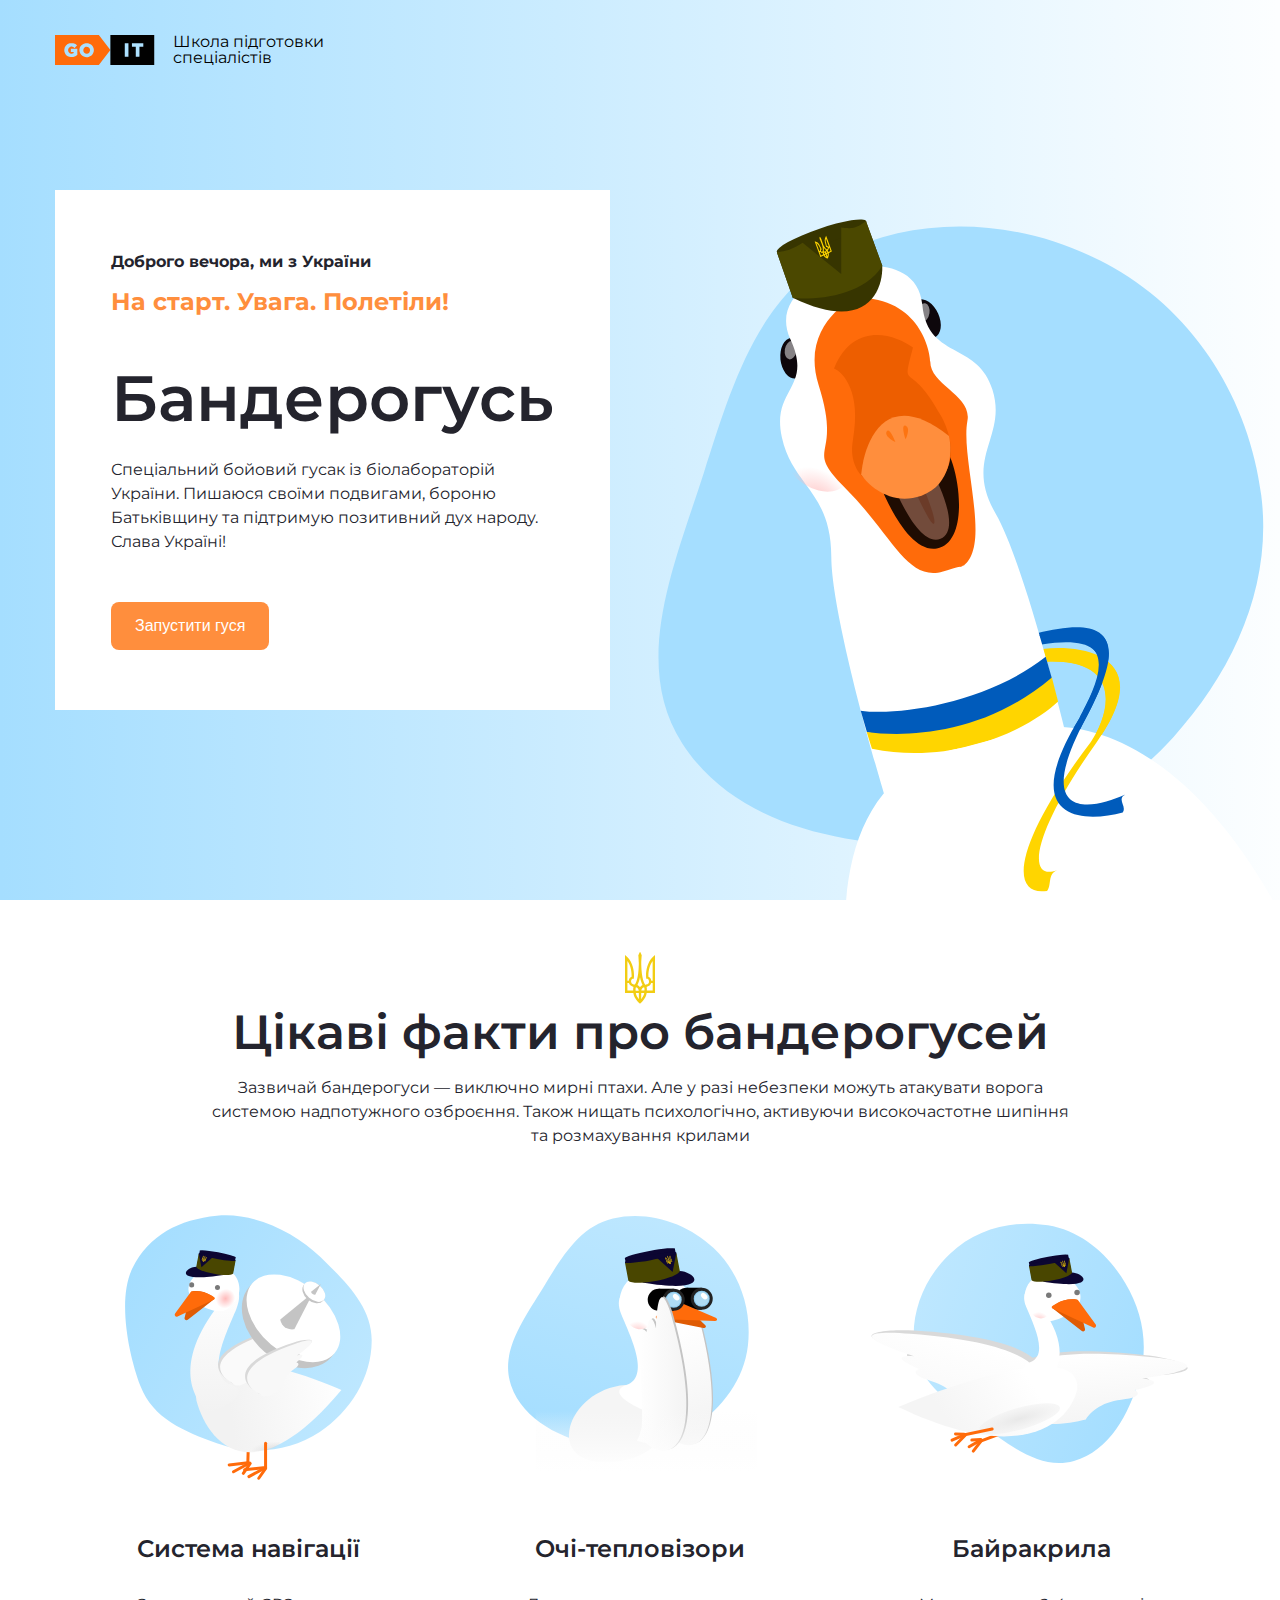
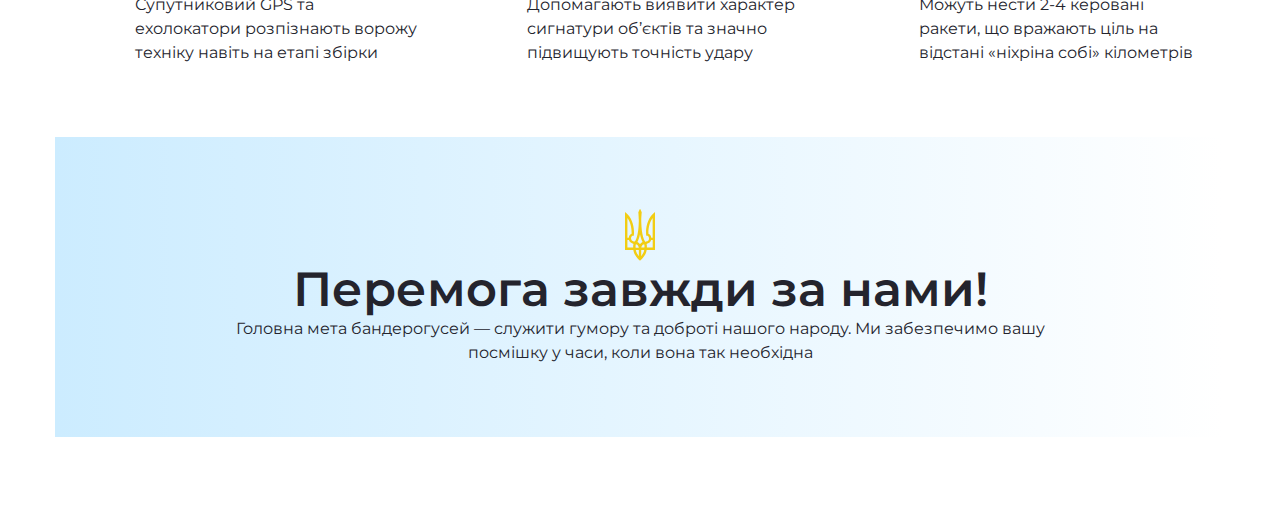
<file: Mytestsite1/BanderoGus/index.html>
<!DOCTYPE html>
<html lang="en">
<head>
    <meta charset="UTF-8">
    <meta http-equiv="X-UA-Compatible" content="IE=edge">
    <meta name="viewport" content="width=device-width, initial-scale=1.0">
    <title>Бандерогусь</title>

    <link rel="preconnect" href="https://fonts.googleapis.com">
    <link rel="preconnect" href="https://fonts.gstatic.com" crossorigin>
    <link href="https://fonts.googleapis.com/css2?family=Montserrat:wght@400;500;600&display=swap" rel="stylesheet">

    <link rel="stylesheet" href="./CSS/reset.css">
    <link rel="stylesheet" href="./CSS/styles.css">
    <link rel="preload" href="./img/gus-anim.gif" as="image">
</head>
<body>
    <section class="main_page">
        <div class="wrapper">
             <header>
                <img src="./img/logo.svg" alt="Логотип">
                <p class="logo-text">
                Школа підготовки <br>спеціалістів
            </p>
                </header>

        <div class="main-page-row">
            <div class="banderogus-container">

                <h3 class="banderogus-greeting">Доброго вечора, ми з України</h3>
                <h2 class="banderogus-start-text">На старт. Увага. Полетіли!</h2>
          <h1 class="banderogus-title">Бандерогусь</h1>
                <p class="banderogus-descr">  
        Спеціальний бойовий гусак із біолабораторій України. Пишаюся своїми подвигами, бороню Батьківщину та підтримую позитивний дух народу. Слава Україні!
                </p>

                <button class="banderogus-launch" id="open-form-modal-btn">Запустити гуся</button> 
            </div>
            <img src="./img/gus.svg" alt="banderogus" class="banderogus-image">
        </div>
    </div>
    </section>

        <section class="gus-facts">
            <img src="./img/trezub.svg" alt="ukr logo" class="ukr-logo">
            <h3 class="gus-title">Цікаві факти про бандерогусей</h3>
            <p class="gus-descr">
            Зазвичай бандерогуси — виключно мирні птахи. Але у разі небезпеки можуть атакувати ворога системою надпотужного озброєння. Також нищать психологічно, активуючи високочастотне шипіння та розмахування крилами
            </p>
            <div class="gus-facts-container">
                <div class="gus-fact-item">
                    <img src="./img/gus1.svg" alt="gus1" class="gus-fact-img">
                    <h4 class="gus-fact-title">Система навігації</h4>
                    <p class="gus-fact-descr">Супутниковий GPS та ехолокатори розпізнають ворожу техніку навіть на етапі збірки</p>
                </div>
                <div class="gus-fact-item">
                    <img src="./img/gus2.svg" alt="gus2" class="gus-fact-img">
                    <h4 class="gus-fact-title">Очі-тепловізори</h4>
                    <p class="gus-fact-descr">Допомагають виявити характер сигнатури об’єктів та значно підвищують точність удару</p>
                </div>
                <div class="gus-fact-item">
                    <img src="./img/gus3.svg" alt="gus3" class="gus-fact-img">
                    <h4 class="gus-fact-title">Байракрила</h4>
                    <p class="gus-fact-descr">Можуть нести 2-4 керовані ракети, що вражають ціль на відстані «ніхріна собі» кілометрів</p>
                </div>

                

            </div>
            
        </section>
        <footer class="victory-footer">
            <div class="victory-bgd">
                <img src="./img/trezub.svg" alt="ukr logo" class="ukr-logo">
                <h4 class="victory-title">Перемога завжди за нами!</h4>
                <p class="victory-dscr">Головна мета бандерогусей — служити гумору та доброті нашого народу. Ми забезпечимо вашу посмішку у часи, коли вона так необхідна</p>
            </div>
        </footer>

        <div class="modal-bgd" id="form-modal">
            <div class="modal-form-container">
                <button class="close-btn">x</button>

            <form action="#" class="modal-form" data-netlify="true" id="form">
                <img src="./img/logo.svg" alt="ukr logo">

                <h4 class="modal-form-title">Поділися, будь ласка, поштою</h4>
                <p class="modal-form-descr">та запиши гуся до бандерозагону</p>
                <div class="modal-form-field">
                    <label for="user-name" class="modal-field-name">Ім’я</label>
                    <input type="text" class="modal-field-input" id="user-name" name="Ім’я">
                </div>
                <div class="modal-form-field">
                    <label for="user-email" class="modal-field-name">Email</label>
                    <input type="email" class="modal-field-input" id="user-email" name="Email">
                </div>

                <button class="modal-form-btn" id="launch-btn">Запустити гуся</button>
            </form>
        </div>

        </div>
        <div class="modal-bgd" id="success-modal">

            <div action="#" class="modal-form modal-form-container">
                <button class="close-btn">x</button>
                <img src="./img/logo.svg" alt="ukr logo">

                <h4 class="modal-form-title">Дякуємо, гусь успішно запущений</h4>
                <p class="modal-form-descr modal-descr">Слава Україні! Героям Слава!</p>
               

               
        </div>
<script src="./scripts/form.js"></script>
</body>
</html>
</file>
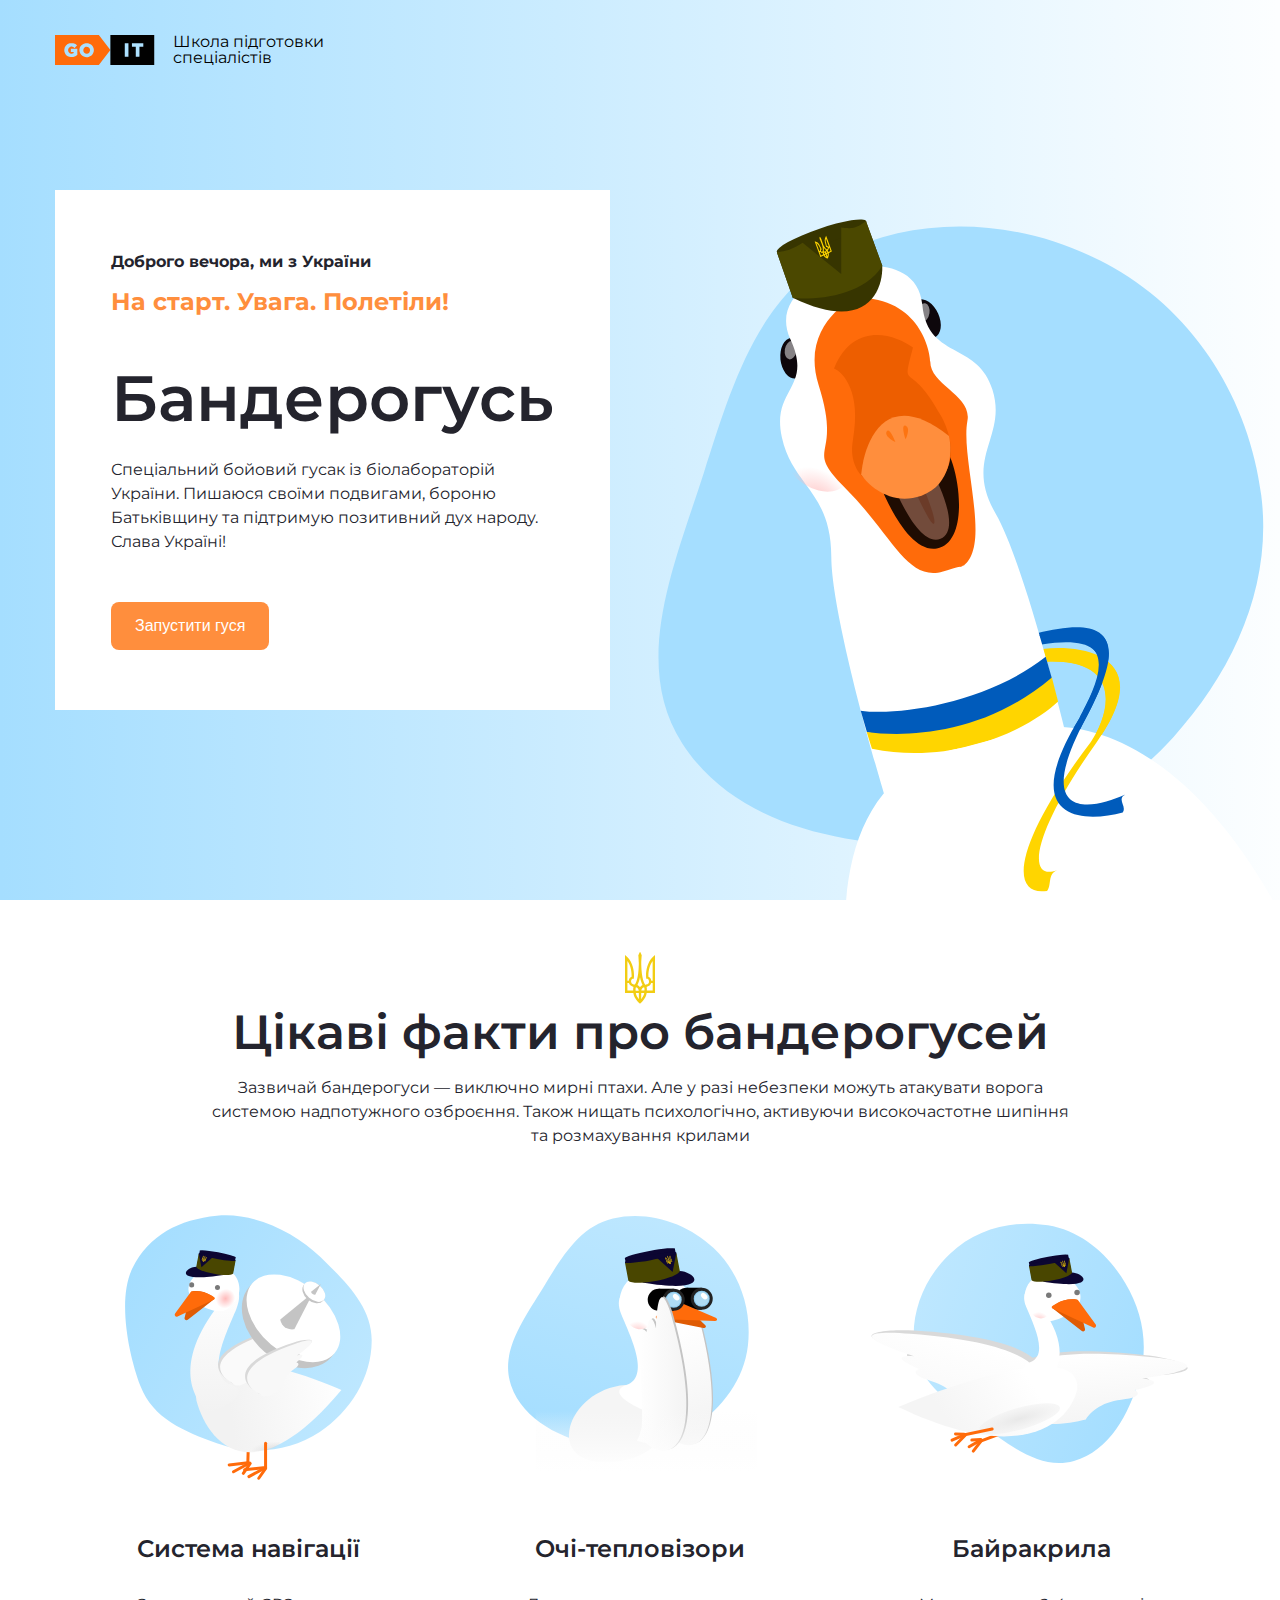
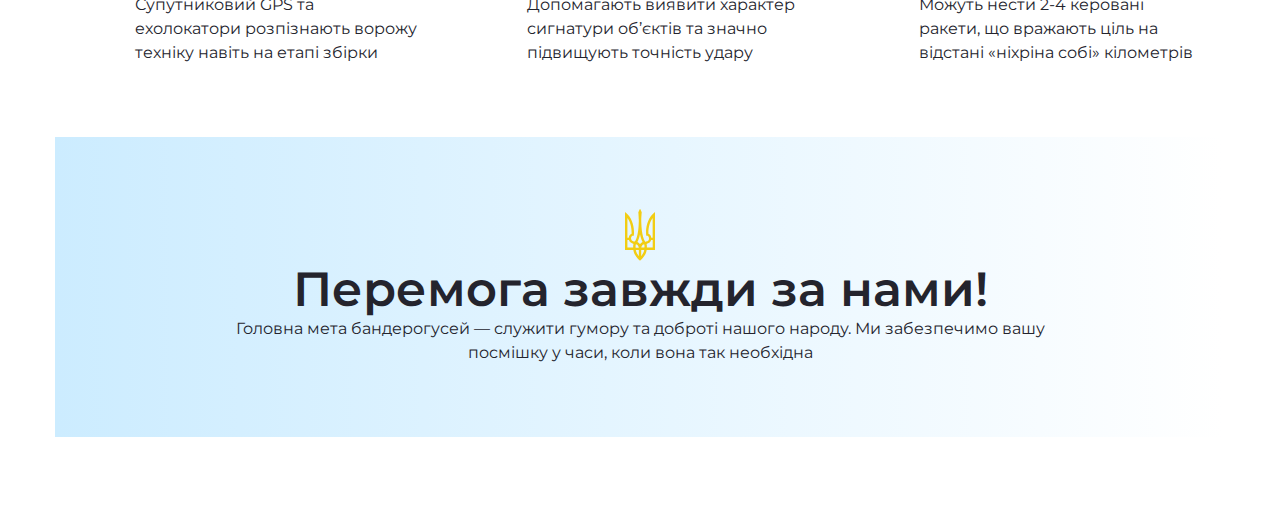
<file: Projects/Resume/BanderoGus/index.html>
<!DOCTYPE html>
<html lang="en">
<head>
    <meta charset="UTF-8">
    <meta http-equiv="X-UA-Compatible" content="IE=edge">
    <meta name="viewport" content="width=device-width, initial-scale=1.0">
    <title>Бандерогусь</title>

    <link rel="preconnect" href="https://fonts.googleapis.com">
    <link rel="preconnect" href="https://fonts.gstatic.com" crossorigin>
    <link href="https://fonts.googleapis.com/css2?family=Montserrat:wght@400;500;600&display=swap" rel="stylesheet">

    <link rel="stylesheet" href="./CSS/reset.css">
    <link rel="stylesheet" href="./CSS/styles.css">
    <link rel="preload" href="./img/gus-anim.gif" as="image">
</head>
<body>
    <section class="main_page">
        <div class="wrapper">
             <header>
                <img src="./img/logo.svg" alt="Логотип">
                <p class="logo-text">
                Школа підготовки <br>спеціалістів
            </p>
                </header>

        <div class="main-page-row">
            <div class="banderogus-container">

                <h3 class="banderogus-greeting">Доброго вечора, ми з України</h3>
                <h2 class="banderogus-start-text">На старт. Увага. Полетіли!</h2>
          <h1 class="banderogus-title">Бандерогусь</h1>
                <p class="banderogus-descr">  
        Спеціальний бойовий гусак із біолабораторій України. Пишаюся своїми подвигами, бороню Батьківщину та підтримую позитивний дух народу. Слава Україні!
                </p>

                <button class="banderogus-launch" id="open-form-modal-btn">Запустити гуся</button> 
            </div>
            <img src="./img/gus.svg" alt="banderogus" class="banderogus-image">
        </div>
    </div>
    </section>

        <section class="gus-facts">
            <img src="./img/trezub.svg" alt="ukr logo" class="ukr-logo">
            <h3 class="gus-title">Цікаві факти про бандерогусей</h3>
            <p class="gus-descr">
            Зазвичай бандерогуси — виключно мирні птахи. Але у разі небезпеки можуть атакувати ворога системою надпотужного озброєння. Також нищать психологічно, активуючи високочастотне шипіння та розмахування крилами
            </p>
            <div class="gus-facts-container">
                <div class="gus-fact-item">
                    <img src="./img/gus1.svg" alt="gus1" class="gus-fact-img">
                    <h4 class="gus-fact-title">Система навігації</h4>
                    <p class="gus-fact-descr">Супутниковий GPS та ехолокатори розпізнають ворожу техніку навіть на етапі збірки</p>
                </div>
                <div class="gus-fact-item">
                    <img src="./img/gus2.svg" alt="gus2" class="gus-fact-img">
                    <h4 class="gus-fact-title">Очі-тепловізори</h4>
                    <p class="gus-fact-descr">Допомагають виявити характер сигнатури об’єктів та значно підвищують точність удару</p>
                </div>
                <div class="gus-fact-item">
                    <img src="./img/gus3.svg" alt="gus3" class="gus-fact-img">
                    <h4 class="gus-fact-title">Байракрила</h4>
                    <p class="gus-fact-descr">Можуть нести 2-4 керовані ракети, що вражають ціль на відстані «ніхріна собі» кілометрів</p>
                </div>

                

            </div>
            
        </section>
        <footer class="victory-footer">
            <div class="victory-bgd">
                <img src="./img/trezub.svg" alt="ukr logo" class="ukr-logo">
                <h4 class="victory-title">Перемога завжди за нами!</h4>
                <p class="victory-dscr">Головна мета бандерогусей — служити гумору та доброті нашого народу. Ми забезпечимо вашу посмішку у часи, коли вона так необхідна</p>
            </div>
        </footer>

        <div class="modal-bgd" id="form-modal">
            <div class="modal-form-container">
                <button class="close-btn">x</button>

            <form action="#" class="modal-form" data-netlify="true" id="form">
                <img src="./img/logo.svg" alt="ukr logo">

                <h4 class="modal-form-title">Поділися, будь ласка, поштою</h4>
                <p class="modal-form-descr">та запиши гуся до бандерозагону</p>
                <div class="modal-form-field">
                    <label for="user-name" class="modal-field-name">Ім’я</label>
                    <input type="text" class="modal-field-input" id="user-name" name="Ім’я">
                </div>
                <div class="modal-form-field">
                    <label for="user-email" class="modal-field-name">Email</label>
                    <input type="email" class="modal-field-input" id="user-email" name="Email">
                </div>

                <button class="modal-form-btn" id="launch-btn">Запустити гуся</button>
            </form>
        </div>

        </div>
        <div class="modal-bgd" id="success-modal">

            <div action="#" class="modal-form modal-form-container">
                <button class="close-btn">x</button>
                <img src="./img/logo.svg" alt="ukr logo">

                <h4 class="modal-form-title">Дякуємо, гусь успішно запущений</h4>
                <p class="modal-form-descr modal-descr">Слава Україні! Героям Слава!</p>
               

               
        </div>
<script src="./scripts/form.js"></script>
</body>
</html>
</file>
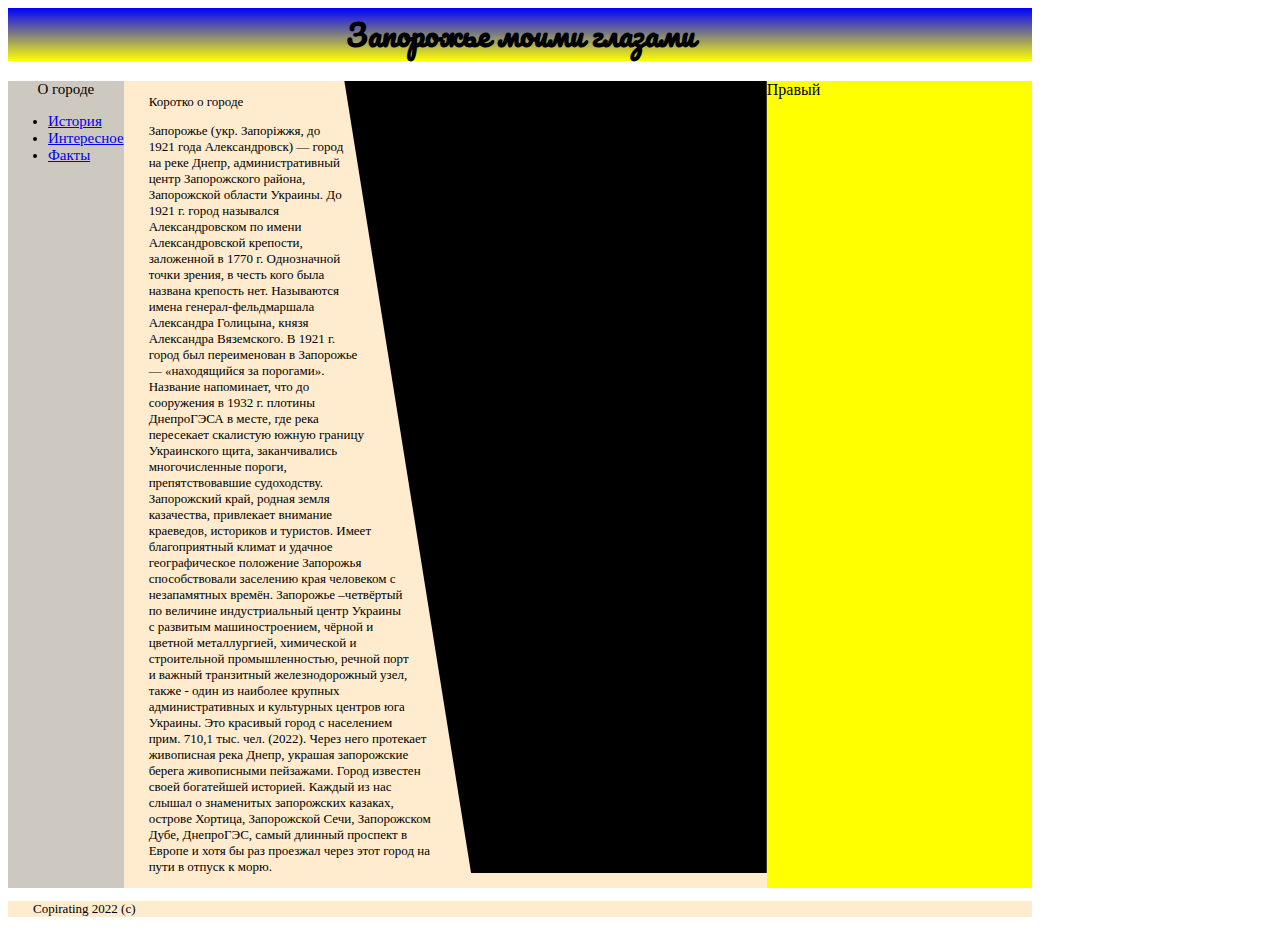
<file: Mytestsite2/document.html>
<html>
	<head>
		<title>
			мой сайт
		</title>
			<style>
				@import url('https://fonts.googleapis.com/css2?family=Pacifico&display=swap');
				h1
				{
    			color: #000   ;
    			font-size: 30px;
				font-family: 'Pacifico', cursive;
				justify-content: center;
				background-image: linear-gradient(to top, yellow, blue);
				}
	 		body {
			display: flexbox;	
			width: 80%;
			 	}
		 	.middle {
				display: flex;
				justify-content: space-between;
    			align-items: stretch;
				 }
		 	.left {
		 		width: 15%;
				
				background-color: rgb(206, 201, 192);
				background-image: url(https://i.ibb.co/F3N7nfy/1664039478080.jpg), url(https://i.ibb.co/HrzCfpC/1664039797229.jpg), url(https://i.ibb.co/QpyVrTK/1664039478130.jpg), url(https://i.ibb.co/MSdBf9h/1664039478178.jpg);
				background-size: contain;
				background-repeat: no-repeat;
				background-position: 1% 85px, 1% 290px, 1% 465px, 1% 670;
				color: rgb(0, 0, 0);
				/*height: 750px;*/
				/**width: max-content;**/
				font-size: 15px;
		 		}
		 	 .right {
		 		background: yellow;
				width: 395%;
				 }
		 	p {
				background-color: blanchedalmond;
				padding-left: 25px;
		 		text-align:initial;
				font-size: 13px;
		 		}
         	.container {
				background-color: blanchedalmond;
   				/**height:100vh;**/
   				/**weight:60vw;**/
				}
			.shaped {
   				background: black url(https://i.ibb.co/Jx1S3Lk/image.jpg) center top no-repeat;
   				height:88vh;
   				width:33vw;
   				background-size:cover;
   				float:right;
   				shape-outside: polygon(0 0, 100% 0, 100% 100%, 30% 100%);
   				shape-margin:20px;
   				-webkit-clip-path: polygon(0 0, 100% 0, 100% 100%, 30% 100%);
           		clip-path: polygon(0 0, 100% 0, 100% 100%, 30% 100%)
				}
 			</style>
		
	</head>
		<body>
			<header>
				<h1><center>Запорожье моими глазами</center></h1>
			</header>
				<main>
					
						<div class ="middle">
							<div class="left" ><center>О городе</center>
								<ul>
									<li><a href="https://ru.wikipedia.org/wiki/%D0%97%D0%B0%D0%BF%D0%BE%D1%80%D0%BE%D0%B6%D1%8C%D0%B5#%D0%98%D1%81%D1%82%D0%BE%D1%80%D0%B8%D1%8F">История</a></li>
									<li><a href="https://hotels24.ua/news/%D0%A7%D1%82%D0%BE-%D0%BF%D0%BE%D1%81%D0%BC%D0%BE%D1%82%D1%80%D0%B5%D1%82%D1%8C-%D0%B2-%D0%97%D0%B0%D0%BF%D0%BE%D1%80%D0%BE%D0%B6%D1%8C%D0%B5-10231216.html">Интересное</a></li>
									<li><a href="https://myzp.info/top-12-interesnyh-faktov-o-zaporozhe">Факты</a></li>
								</ul>
							</div>
									<div class="container">
    									<div class="shaped"></div>
    									<div class="content">
       									<p>Коротко о городе</p>
       									<p>Запорожье (укр. Запоріжжя, до 1921 года Александровск) — город на реке Днепр, административный центр Запорожского района, Запорожской области Украины.
											До 1921 г. город назывался Александровском по имени Александровской крепости, заложенной в 1770 г. Однозначной точки зрения, в честь кого была названа крепость нет. Называются имена генерал-фельдмаршала Александра Голицына, князя Александра Вяземского.
											В 1921 г. город был переименован в Запорожье — «находящийся за порогами». Название напоминает, что до сооружения в 1932 г. плотины ДнепроГЭСА в месте, где река пересекает скалистую южную границу Украинского щита, заканчивались многочисленные пороги, препятствовавшие судоходству.
											Запорожский край, родная земля казачества, привлекает внимание краеведов, историков и туристов. Имеет благоприятный климат и удачное географическое положение Запорожья способствовали заселению края человеком с незапамятных времён.
											Запорожье –четвёртый по величине индустриальный центр Украины с развитым машиностроением, чёрной и цветной металлургией, химической и строительной промышленностью, речной порт и важный транзитный железнодорожный узел, также - один из наиболее крупных административных и культурных центров юга Украины. Это красивый город с населением прим. 710,1 тыс. чел. (2022). Через него протекает живописная река Днепр, украшая запорожские берега живописными пейзажами. Город известен своей богатейшей историей. Каждый из нас слышал о знаменитых запорожских казаках, острове Хортица, Запорожской Сечи, Запорожском Дубе, ДнепроГЭС, самый длинный проспект в Европе и хотя бы раз проезжал через этот город на пути в отпуск к морю.</p>
    									</div>
 									</div>
 							<div class ="right">Правый</div>
						</div>
				
				
				
					
				</main>
		
				<footer>
					<p>Copirating 2022 (c)</p>
			
				</footer>
		
		
		</body>
	
</html>
</file>
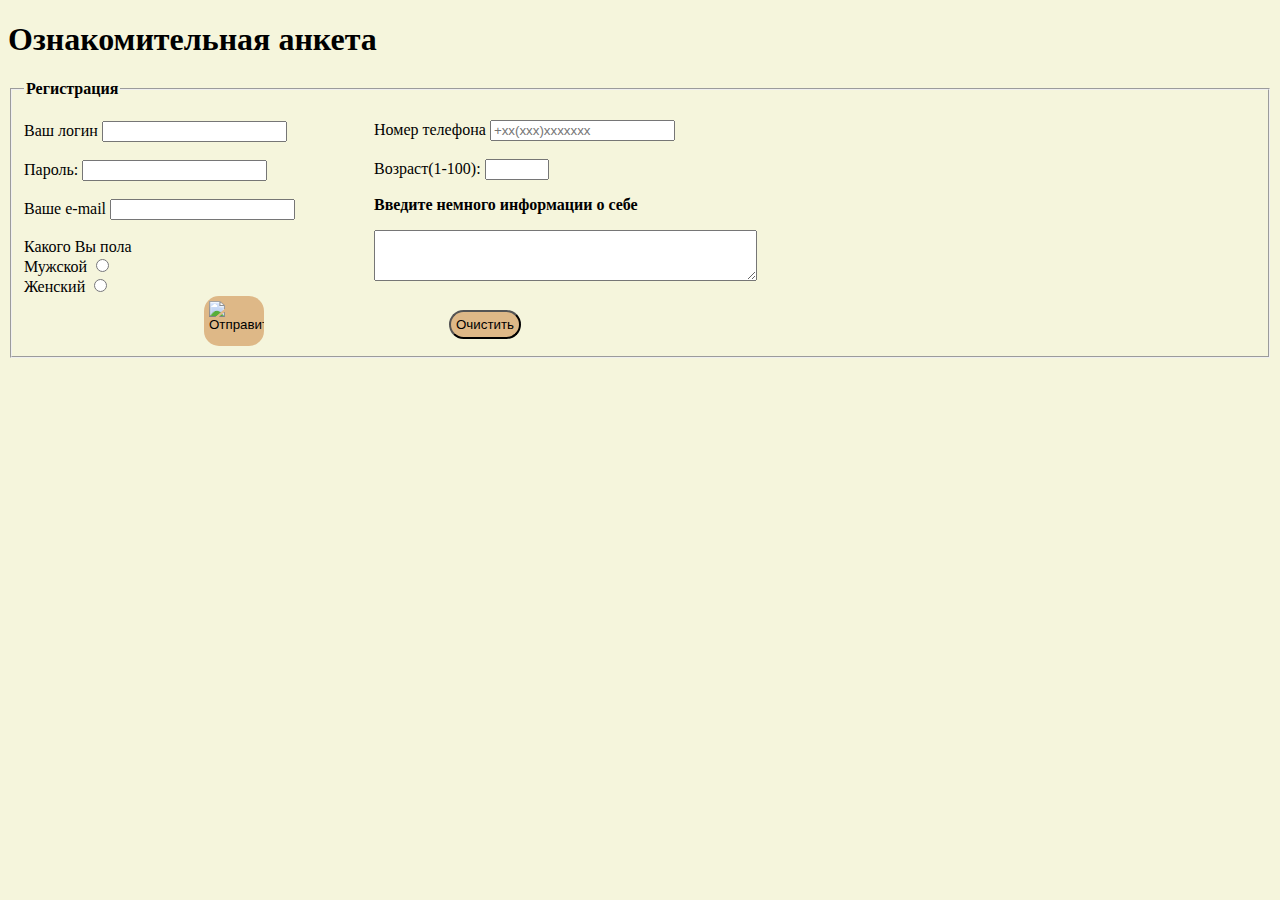
<file: Mytestsite2/forms.html>
<!DOCTYPE html>
<html lang="en">
  <head>
    <meta charset="UTF-8" />
    <meta http-equiv="X-UA-Compatible" content="IE=edge" />
    <meta name="viewport" content="width=device-width, initial-scale=1.0" />
    <title>Forms</title>
    <style>
      body {
        background-color: beige;
      }
      .right {
        position: absolute;
        top: 120px;
        /*margin-right: 25px;
        right: 0;*/
        margin: 0 350px;

        text-align: start;
      }
      .button {
        background-color: burlywood;
        border-radius: 15px;
        margin-left: 180px;
        padding: 5px;
        margin-right: 1px;
      }
    </style>
  </head>
  <body>
    <h1>Ознакомительная анкета</h1>
    <html>
      <body>
        <form method="post">
          <fieldset>
            <legend><b>Регистрация</b></legend>
            <br />
            <label for="login">Ваш логин</label>
            <input type="text" name="login" required />
            <br />
            <br />
            <label for="userPassword">Пароль:</label>
            <input id="userPassword" type="password" />
            <br />
            <br />
            <label for="email">Ваше e-mail</label>
            <input type="email" name="email" required />
            <br />
            <br />
            Какого Вы пола
            <br />
            <label for="male">Мужской</label>
            <input type="radio" name="gender" id="male" value="male" />
            <br />
            <label
              >Женский <input type="radio" name="gender" value="female"
            /></label>
            <div class="right">
              <label for="phone"
                >Номер телефона
                <input
                  type="tel"
                  id="phone"
                  name="phone"
                  placeholder="+xx(xxx)xxxxxxx "
                  pattern="[\+][0-9]{1}[0-9]{1}[\(][0-9]{3}[\)][0-9]{7}"
                  required
              /></label>
              <br />
              <br />

              <label for="age">Возраст(1-100):</label>
              <input type="number" id="age" min="1" max="100" />
              <p><b>Введите немного информации о себе</b></p>
              <textarea rows="3" cols="45" name="text"></textarea>
            </div>
            <br />
            <input
              class="button"
              type="image"
              name="image"
              src="https://thumbs.dreamstime.com/z/%D0%BE%D1%82%D0%BF%D1%80%D0%B0%D0%B2%D0%BA%D0%B0-%D0%BF%D0%BE%D1%87%D1%82%D1%8B-%D0%BF%D0%BB%D0%BE%D1%81%D0%BA%D0%B8%D0%B9-%D0%B7%D0%BD%D0%B0%D1%87%D0%BE%D0%BA-%D0%BF%D0%B8%D1%81%D1%8C%D0%BC%D0%B0-%D0%B8%D0%B7%D0%BE%D0%BB%D0%B8%D1%80%D0%BE%D0%B2%D0%B0%D0%BD%D0%BD%D1%83%D1%8E-%D0%BD%D0%B0-%D0%B1%D0%B5%D0%BB%D0%BE%D0%BC-174034686.jpg"
              width="50"
              height="40"
              alt="Отправить"
              value="Отправить"
            />
            <input type="reset" value="Очистить" id="clear" class="button" />
          </fieldset>
        </form>
      </body>
    </html>
  </body>
</html>
</file>
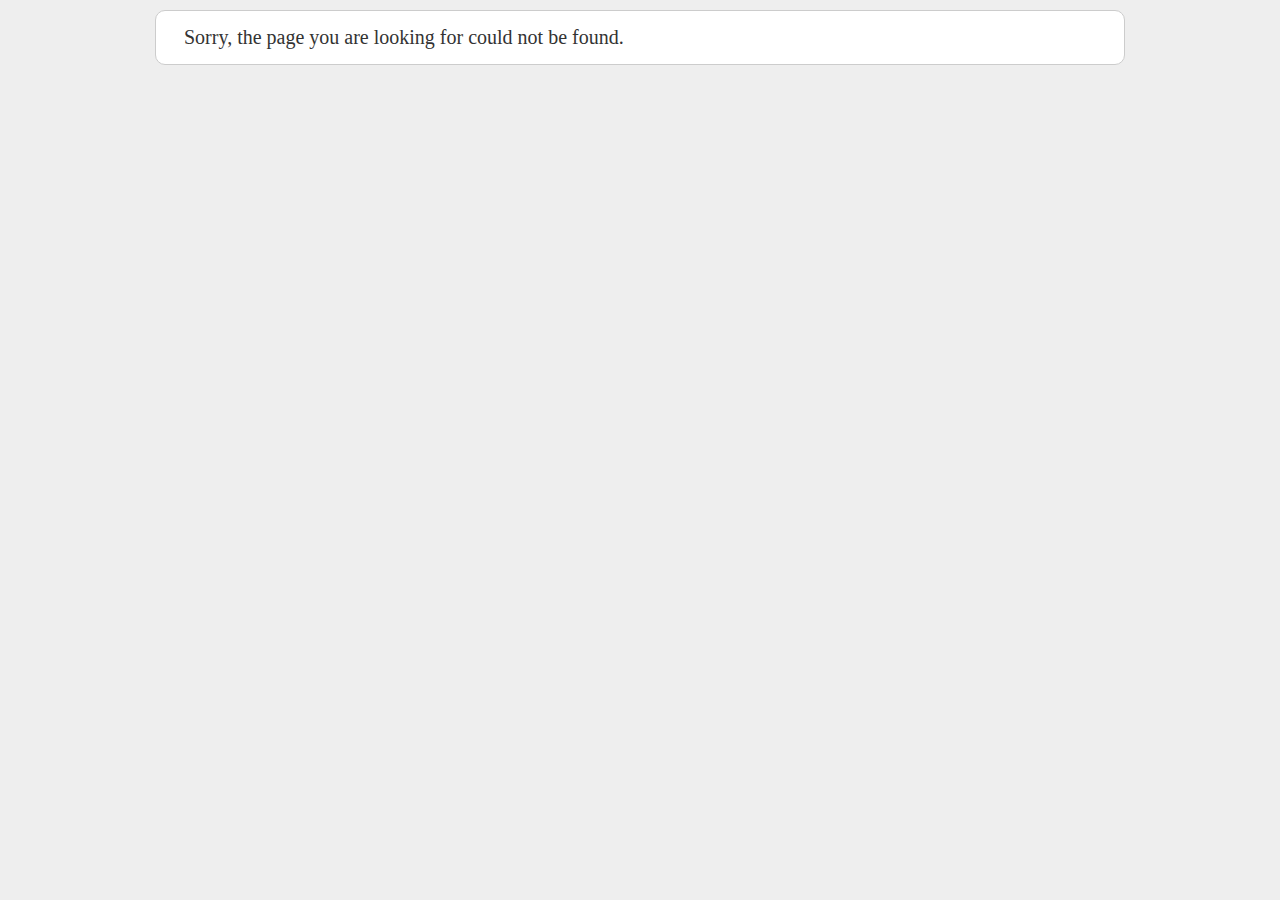
<file: Mytestsite2/proba.html>
<!DOCTYPE html>
<html>

<head>
	<meta charset="UTF-8" />
	<meta name="robots" content="noindex,nofollow" />
	<style>
		/* Copyright (c) 2010, Yahoo! Inc. All rights reserved. Code licensed under the BSD License: http://developer.yahoo.com/yui/license.html */
		html {
			color: #000;
			background: #FFF;
		}

		body,
		div,
		dl,
		dt,
		dd,
		ul,
		ol,
		li,
		h1,
		h2,
		h3,
		h4,
		h5,
		h6,
		pre,
		code,
		form,
		fieldset,
		legend,
		input,
		textarea,
		p,
		blockquote,
		th,
		td {
			margin: 0;
			padding: 0;
		}

		table {
			border-collapse: collapse;
			border-spacing: 0;
		}

		fieldset,
		img {
			border: 0;
		}

		address,
		caption,
		cite,
		code,
		dfn,
		em,
		strong,
		th,
		var {
			font-style: normal;
			font-weight: normal;
		}

		li {
			list-style: none;
		}

		caption,
		th {
			text-align: left;
		}

		h1,
		h2,
		h3,
		h4,
		h5,
		h6 {
			font-size: 100%;
			font-weight: normal;
		}

		q:before,
		q:after {
			content: '';
		}

		abbr,
		acronym {
			border: 0;
			font-variant: normal;
		}

		sup {
			vertical-align: text-top;
		}

		sub {
			vertical-align: text-bottom;
		}

		input,
		textarea,
		select {
			font-family: inherit;
			font-size: inherit;
			font-weight: inherit;
		}

		input,
		textarea,
		select {
			*font-size: 100%;
		}

		legend {
			color: #000;
		}

		html {
			background: #eee;
			padding: 10px
		}

		img {
			border: 0;
		}

		#sf-resetcontent {
			width: 970px;
			margin: 0 auto;
		}

		.sf-reset {
			font: 11px Verdana, Arial, sans-serif;
			color: #333
		}

		.sf-reset .clear {
			clear: both;
			height: 0;
			font-size: 0;
			line-height: 0;
		}

		.sf-reset .clear_fix:after {
			display: block;
			height: 0;
			clear: both;
			visibility: hidden;
		}

		.sf-reset .clear_fix {
			display: inline-block;
		}

		.sf-reset * html .clear_fix {
			height: 1%;
		}

		.sf-reset .clear_fix {
			display: block;
		}

		.sf-reset,
		.sf-reset .block {
			margin: auto
		}

		.sf-reset abbr {
			border-bottom: 1px dotted #000;
			cursor: help;
		}

		.sf-reset p {
			font-size: 14px;
			line-height: 20px;
			color: #868686;
			padding-bottom: 20px
		}

		.sf-reset strong {
			font-weight: bold;
		}

		.sf-reset a {
			color: #6c6159;
			cursor: default;
		}

		.sf-reset a img {
			border: none;
		}

		.sf-reset a:hover {
			text-decoration: underline;
		}

		.sf-reset em {
			font-style: italic;
		}

		.sf-reset h1,
		.sf-reset h2 {
			font: 20px Georgia, "Times New Roman", Times, serif
		}

		.sf-reset .exception_counter {
			background-color: #fff;
			color: #333;
			padding: 6px;
			float: left;
			margin-right: 10px;
			float: left;
			display: block;
		}

		.sf-reset .exception_title {
			margin-left: 3em;
			margin-bottom: 0.7em;
			display: block;
		}

		.sf-reset .exception_message {
			margin-left: 3em;
			display: block;
		}

		.sf-reset .traces li {
			font-size: 12px;
			padding: 2px 4px;
			list-style-type: decimal;
			margin-left: 20px;
		}

		.sf-reset .block {
			background-color: #FFFFFF;
			padding: 10px 28px;
			margin-bottom: 20px;
			-webkit-border-bottom-right-radius: 16px;
			-webkit-border-bottom-left-radius: 16px;
			-moz-border-radius-bottomright: 16px;
			-moz-border-radius-bottomleft: 16px;
			border-bottom-right-radius: 16px;
			border-bottom-left-radius: 16px;
			border-bottom: 1px solid #ccc;
			border-right: 1px solid #ccc;
			border-left: 1px solid #ccc;
			word-wrap: break-word;
		}

		.sf-reset .block_exception {
			background-color: #ddd;
			color: #333;
			padding: 20px;
			-webkit-border-top-left-radius: 16px;
			-webkit-border-top-right-radius: 16px;
			-moz-border-radius-topleft: 16px;
			-moz-border-radius-topright: 16px;
			border-top-left-radius: 16px;
			border-top-right-radius: 16px;
			border-top: 1px solid #ccc;
			border-right: 1px solid #ccc;
			border-left: 1px solid #ccc;
			overflow: hidden;
			word-wrap: break-word;
		}

		.sf-reset a {
			background: none;
			color: #868686;
			text-decoration: none;
		}

		.sf-reset a:hover {
			background: none;
			color: #313131;
			text-decoration: underline;
		}

		.sf-reset ol {
			padding: 10px 0;
		}

		.sf-reset h1 {
			background-color: #FFFFFF;
			padding: 15px 28px;
			margin-bottom: 20px;
			-webkit-border-radius: 10px;
			-moz-border-radius: 10px;
			border-radius: 10px;
			border: 1px solid #ccc;
		}
	</style>
</head>

<body>
	<div id="sf-resetcontent" class="sf-reset">
		<h1>Sorry, the page you are looking for could not be found.</h1>

	</div>
</body>

</html>
</file>
<file: Mytestsite1/BanderoGus/CSS/styles.css>
html,
body {
height: 100%;
font-family: 'Montserrat', sans-serif;

}

.wrapper {
    width: 1170px;
    margin: 0 auto;
    height: 100%;
    position: relative;
}
.main_page {
    background: linear-gradient(89.8deg, #A5DEFF 0.12%, #FCFEFF 99.78%);
    height: 100%;
    display: flex;
    flex-direction: column;
}
header {
    margin-top: 34px;
    margin-bottom: 58px;
    display: flex;
    position: absolute;
    top: 0;
    left: 0;

}
.logo-text {
    margin-left: 18px;
}
.banderogus-container {
    background: #fff;
    padding: 60px 56px;
    align-self: center;
}
.banderogus-title {
    color: #24242D;
    font-weight: 600;
    font-size: 64px;
    line-height: 72px;
}
.banderogus-greeting {
    color: #24242D;
    font-weight: 700;
    font-size: 16px;
    line-height: 24px;
    margin-bottom: 16px;
}
.banderogus-start-text {
    color: #FF8E3D;
    font-weight: 700;
    font-size: 24px;
    line-height: 24px;
    margin-bottom: 48px;
}
.banderogus-descr {
font-weight: 400;
font-size: 16px;
line-height: 24px;
color: #24242D;
margin-top: 24px;
margin-bottom: 48px;
}
.banderogus-launch {
    background: #FF8E3D;
    border-radius: 8px;
    padding: 12px 24px;
    font-weight: 400;
    font-size: 16px;
    line-height: 24px;
    color: #FFFFFF;
    cursor: pointer;

}
.main-page-row {
    display: flex;
    justify-content: space-between;
    height: 100%;
}
.banderogus-image {
    align-self: flex-end;
}
.gus-facts {
    padding: 52px 0px 72px 0px;
    display: flex;
    flex-direction: column;
    align-items: center;
}
.gus-title {
    font-weight: 600;
    font-size: 48px;
    line-height: 24px;
    color: #24242D;
    margin: 16px 0 32px 0;
}
.gus-descr {
    font-weight: 400;
    font-size: 16px;
    line-height: 24px;
    text-align: center;
    color: #24242D;
    width: 875px;
}
.gus-facts-container {
width: 1170px;
display: flex;
justify-content: space-between;
}
.gus-fact-item {
    width: 33%;
}
.gus-fact-title {
    font-weight: 600;
    font-size: 24px;
    line-height: 24px;
    color: #24242D;
    margin: 12px 0 32px 0;
    text-align: center;
    
}
.gus-fact-descr {
    font-weight: 400;
    font-size: 16px;
    line-height: 24px;
    color: #24242D;
    width: 288px;
    padding-left: 80px;
}
.victory-bgd {
    width: 1170px;
    background: linear-gradient(89.8deg, #CCECFF 0.12%, #FFFFFF 99.78%);
    padding: 72px 0;
    margin-bottom: 72px;
    display: flex;
    flex-direction: column;
    align-items: center;
}
.victory-footer {
    display: flex;
    justify-content: center;
}
.victory-title {
    font-weight: 600;
    font-size: 48px;
    line-height: 24px;
    margin: 16px 0;
    color: #24242D;
}
.victory-dscr {
    font-weight: 400;
    font-size: 16px;
    line-height: 24px;
    color: #24242D;
    width: 875px;
    text-align: center;
}
.modal-bgd {
    width: 100%;
    height: 100%;
    position: fixed;
    top: 0;
    left: 0;
    background: rgb(27 29 31 / 70%);
    display: flex;
    justify-content: center;    
    align-items: center;
    opacity: 0;
    pointer-events: none;
    transition: all 0.3s ease-in-out;
}
.modal-form {
    
    
    display: flex;
    flex-direction: column;
    align-items: center;
   
}
.modal-form-container {
    background: #FFFFFF;
    padding: 32px 92px 60px 92px;
    position: relative;
}
.modal-form-title {
    font-weight: 600;
    font-size: 24px;
    line-height: 24px;
    color: #000000;
    margin: 32px 0 12px 0;
}
.modal-form-descr {
    font-weight: 400;
    font-size: 16px;
    line-height: 24px;
    color: #000000;
    margin-bottom: 24px;
}
.modal-form-field {
    width: 100%;
    display: flex;
    flex-direction: column;
    margin-bottom: 16px;
}
.modal-field-name {
    font-weight: 400;
    font-size: 16px;
    line-height: 24px;
    margin-bottom: 8px;
    color: #000000;
}
.modal-field-input {
    box-sizing: border-box;
    border: 1px solid #005BBB;
    border-radius: 8px;
    height: 48px;
    font-weight: 400;
    font-size: 16px;
    color: #000;
    padding: 4px 8px;
}
.modal-form-btn {
    background: #FF8E3D;
    border-radius: 8px;
    padding: 12px 24px;
    font-weight: 400;
    font-size: 16px;
    line-height: 24px;
    color: #FFFFFF;
    cursor: pointer;
    border: 0;
    margin-top: 24px;
}
.close-btn {
    position: absolute;
    right: 20px;
    top: 20px;
    font-size: 20px;
    color: #1B1D1F;
    cursor: pointer;
    border: 0;
    background: none;
}
.modal-descr {
    margin-bottom: 0;
}
.modal-active {
    opacity: 1;
    pointer-events: all;
}
.gus-anim {
    position: fixed;
    top: 0;
    bottom: 0;
    margin-bottom: auto;
    margin-top: auto;
    width: 100%;
    z-index: 2;
    pointer-events: none;
}
</file>
<file: Projects/Resume/BanderoGus/CSS/styles.css>
html,
body {
height: 100%;
font-family: 'Montserrat', sans-serif;

}

.wrapper {
    width: 1170px;
    margin: 0 auto;
    height: 100%;
    position: relative;
}
.main_page {
    background: linear-gradient(89.8deg, #A5DEFF 0.12%, #FCFEFF 99.78%);
    height: 100%;
    display: flex;
    flex-direction: column;
}
header {
    margin-top: 34px;
    margin-bottom: 58px;
    display: flex;
    position: absolute;
    top: 0;
    left: 0;

}
.logo-text {
    margin-left: 18px;
}
.banderogus-container {
    background: #fff;
    padding: 60px 56px;
    align-self: center;
}
.banderogus-title {
    color: #24242D;
    font-weight: 600;
    font-size: 64px;
    line-height: 72px;
}
.banderogus-greeting {
    color: #24242D;
    font-weight: 700;
    font-size: 16px;
    line-height: 24px;
    margin-bottom: 16px;
}
.banderogus-start-text {
    color: #FF8E3D;
    font-weight: 700;
    font-size: 24px;
    line-height: 24px;
    margin-bottom: 48px;
}
.banderogus-descr {
font-weight: 400;
font-size: 16px;
line-height: 24px;
color: #24242D;
margin-top: 24px;
margin-bottom: 48px;
}
.banderogus-launch {
    background: #FF8E3D;
    border-radius: 8px;
    padding: 12px 24px;
    font-weight: 400;
    font-size: 16px;
    line-height: 24px;
    color: #FFFFFF;
    cursor: pointer;

}
.main-page-row {
    display: flex;
    justify-content: space-between;
    height: 100%;
}
.banderogus-image {
    align-self: flex-end;
}
.gus-facts {
    padding: 52px 0px 72px 0px;
    display: flex;
    flex-direction: column;
    align-items: center;
}
.gus-title {
    font-weight: 600;
    font-size: 48px;
    line-height: 24px;
    color: #24242D;
    margin: 16px 0 32px 0;
}
.gus-descr {
    font-weight: 400;
    font-size: 16px;
    line-height: 24px;
    text-align: center;
    color: #24242D;
    width: 875px;
}
.gus-facts-container {
width: 1170px;
display: flex;
justify-content: space-between;
}
.gus-fact-item {
    width: 33%;
}
.gus-fact-title {
    font-weight: 600;
    font-size: 24px;
    line-height: 24px;
    color: #24242D;
    margin: 12px 0 32px 0;
    text-align: center;
    
}
.gus-fact-descr {
    font-weight: 400;
    font-size: 16px;
    line-height: 24px;
    color: #24242D;
    width: 288px;
    padding-left: 80px;
}
.victory-bgd {
    width: 1170px;
    background: linear-gradient(89.8deg, #CCECFF 0.12%, #FFFFFF 99.78%);
    padding: 72px 0;
    margin-bottom: 72px;
    display: flex;
    flex-direction: column;
    align-items: center;
}
.victory-footer {
    display: flex;
    justify-content: center;
}
.victory-title {
    font-weight: 600;
    font-size: 48px;
    line-height: 24px;
    margin: 16px 0;
    color: #24242D;
}
.victory-dscr {
    font-weight: 400;
    font-size: 16px;
    line-height: 24px;
    color: #24242D;
    width: 875px;
    text-align: center;
}
.modal-bgd {
    width: 100%;
    height: 100%;
    position: fixed;
    top: 0;
    left: 0;
    background: rgb(27 29 31 / 70%);
    display: flex;
    justify-content: center;    
    align-items: center;
    opacity: 0;
    pointer-events: none;
    transition: all 0.3s ease-in-out;
}
.modal-form {
    
    
    display: flex;
    flex-direction: column;
    align-items: center;
   
}
.modal-form-container {
    background: #FFFFFF;
    padding: 32px 92px 60px 92px;
    position: relative;
}
.modal-form-title {
    font-weight: 600;
    font-size: 24px;
    line-height: 24px;
    color: #000000;
    margin: 32px 0 12px 0;
}
.modal-form-descr {
    font-weight: 400;
    font-size: 16px;
    line-height: 24px;
    color: #000000;
    margin-bottom: 24px;
}
.modal-form-field {
    width: 100%;
    display: flex;
    flex-direction: column;
    margin-bottom: 16px;
}
.modal-field-name {
    font-weight: 400;
    font-size: 16px;
    line-height: 24px;
    margin-bottom: 8px;
    color: #000000;
}
.modal-field-input {
    box-sizing: border-box;
    border: 1px solid #005BBB;
    border-radius: 8px;
    height: 48px;
    font-weight: 400;
    font-size: 16px;
    color: #000;
    padding: 4px 8px;
}
.modal-form-btn {
    background: #FF8E3D;
    border-radius: 8px;
    padding: 12px 24px;
    font-weight: 400;
    font-size: 16px;
    line-height: 24px;
    color: #FFFFFF;
    cursor: pointer;
    border: 0;
    margin-top: 24px;
}
.close-btn {
    position: absolute;
    right: 20px;
    top: 20px;
    font-size: 20px;
    color: #1B1D1F;
    cursor: pointer;
    border: 0;
    background: none;
}
.modal-descr {
    margin-bottom: 0;
}
.modal-active {
    opacity: 1;
    pointer-events: all;
}
.gus-anim {
    position: fixed;
    top: 0;
    bottom: 0;
    margin-bottom: auto;
    margin-top: auto;
    width: 100%;
    z-index: 2;
    pointer-events: none;
}
</file>
